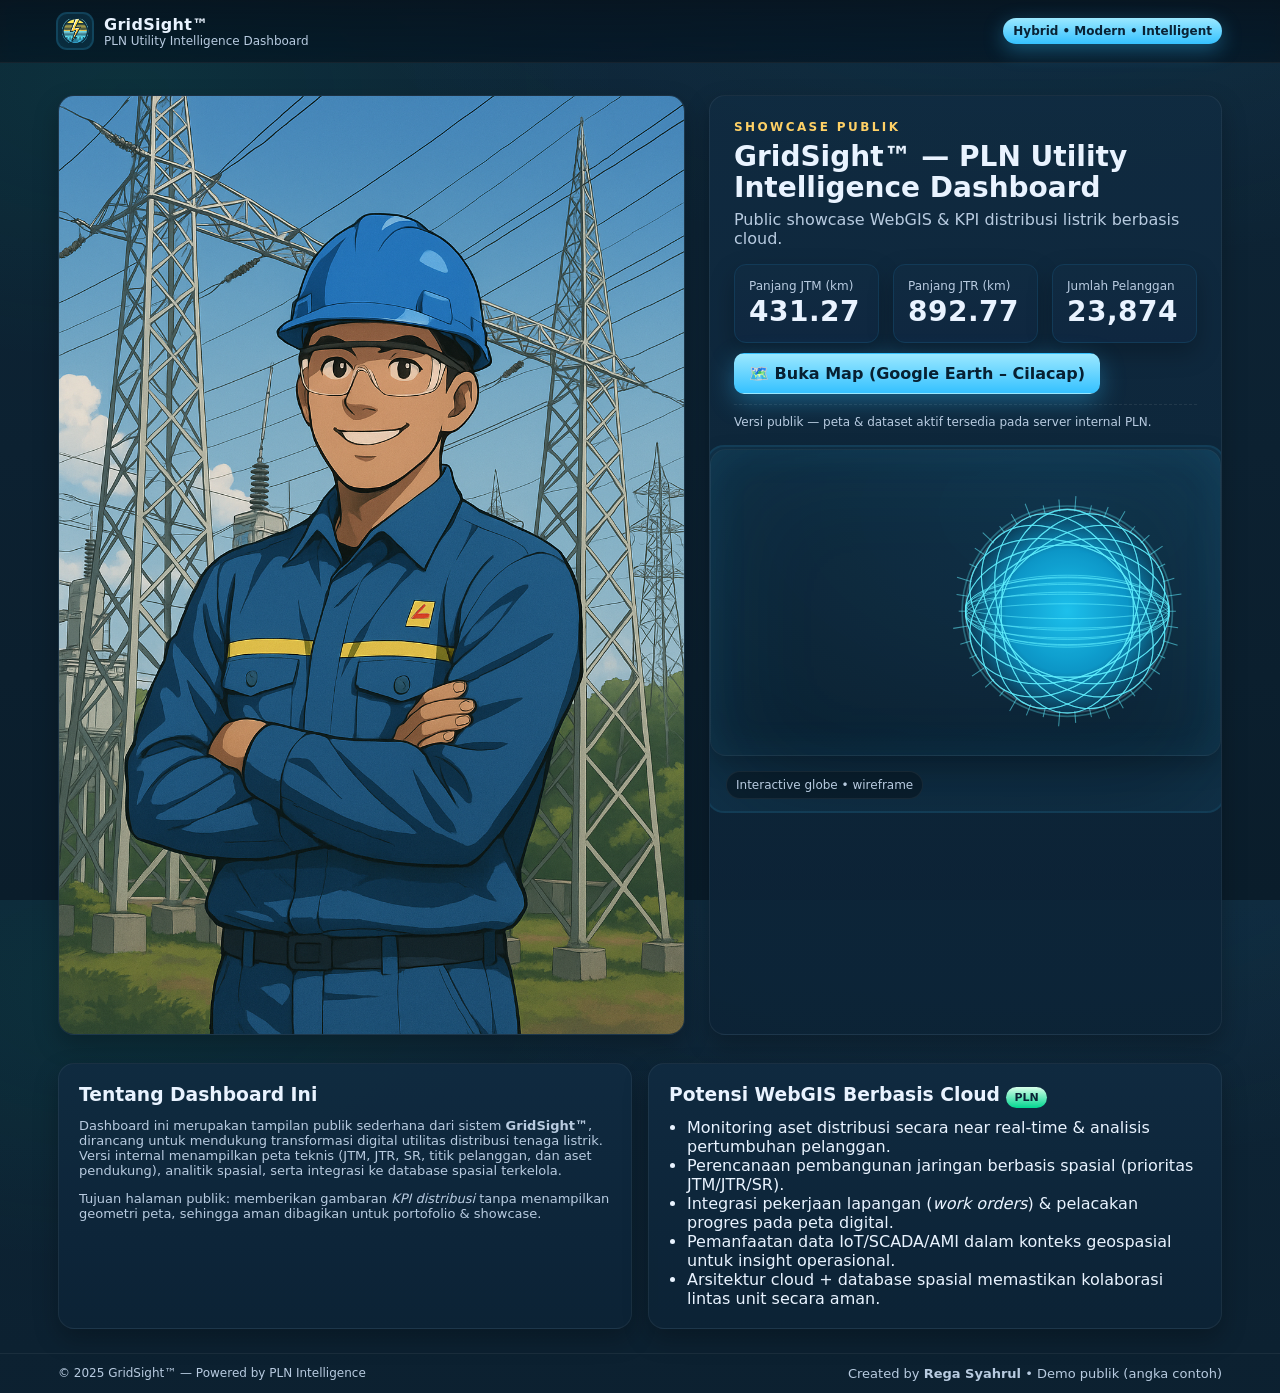
<file: public/index.html>
<!doctype html>
<html lang="id">
<head>
  <meta charset="utf-8" />
  <meta name="viewport" content="width=device-width, initial-scale=1" />
  <title>GridSight™ — PLN Utility Intelligence Dashboard</title>
  <meta name="description" content="Public showcase WebGIS & KPI distribusi listrik berbasis cloud." />
  <link rel="icon" href="logo_pln.png" />
  <style>
    :root{
      --bg:#0e2537; --bg-2:#0a1d2b; --card:#102b41; --card-2:#0f2740; --line:#123a57;
      --text:#e9f3ff; --muted:#b8cbe0; --brand:#35c1ff; --accent:#ffd166; --radius:16px;
      --shadow:0 10px 25px rgba(0,0,0,.25);
    }
    *{box-sizing:border-box}
    html,body{height:100%}
    body{
      margin:0; color:var(--text);
      font-family: ui-sans-serif, system-ui, -apple-system, Segoe UI, Roboto, "Helvetica Neue", Arial, "Noto Sans", "Liberation Sans", sans-serif;
      background:
        radial-gradient(1200px 600px at 80% -10%, rgba(53,193,255,.08), transparent 60%),
        radial-gradient(900px 500px at 10% 10%, rgba(0,214,143,.07), transparent 55%),
        linear-gradient(180deg, var(--bg) 0%, var(--bg-2) 100%);
    }
    /* NAV */
    .nav{position:sticky; top:0; z-index:50; backdrop-filter:saturate(140%) blur(8px);
      background:linear-gradient(180deg, rgba(7,18,28,.85), rgba(7,18,28,.65));
      border-bottom:1px solid rgba(255,255,255,.06);}
    .nav-in{max-width:1200px; margin:auto; padding:14px 18px; display:flex; gap:14px; align-items:center; justify-content:space-between}
    .brand{display:flex; gap:12px; align-items:center}
    .brand img{width:34px; height:34px; border-radius:9px; box-shadow:0 0 0 2px rgba(53,193,255,.25), 0 0 40px rgba(53,193,255,.15) inset}
    .brand .t1{font-weight:800; letter-spacing:.3px}
    .brand .t2{font-size:12px; color:var(--muted)}
    .menu{display:flex; gap:8px}
    .tag{font-size:12px; padding:6px 10px; border-radius:999px; color:#092235;
      background:linear-gradient(180deg,#9be8ff,#35c1ff); box-shadow:0 6px 20px rgba(53,193,255,.35); font-weight:700;}
    /* HERO */
    .hero{max-width:1200px; margin:32px auto 0; padding:0 18px 10px;
      display:grid; grid-template-columns: 1.1fr 0.9fr; gap:24px; align-items:stretch}
    .hero-card{background:linear-gradient(180deg, rgba(16,43,65,.9), rgba(12,35,54,.9));
      border:1px solid rgba(255,255,255,.06); border-radius:var(--radius); box-shadow:var(--shadow); overflow:hidden}
    .hero-img{display:block; width:100%; height:100%; object-fit:cover}
    .hero-copy{padding:24px 24px 6px}
    .eyebrow{font-size:12px; color:var(--accent); font-weight:800; letter-spacing:.2em; text-transform:uppercase}
    h1{margin:8px 0 6px; font-size:28px; line-height:1.1}
    .subtitle{color:var(--muted)}
    .kpi-row{display:grid; grid-template-columns:repeat(3,1fr); gap:14px; margin:16px 0 10px}
    .kpi{background:linear-gradient(180deg, var(--card), var(--card-2)); border:1px solid var(--line);
      border-radius:12px; padding:14px; box-shadow:var(--shadow)}
    .kpi .lbl{font-size:12px; color:var(--muted)}
    .kpi .val{font-size:28px; font-weight:800; letter-spacing:.5px; margin-top:2px}
    .note{font-size:12px; color:var(--muted); border-top:1px dashed rgba(255,255,255,.08); padding:10px 0 14px; margin-top:10px}
    .btn{display:inline-flex; align-items:center; gap:8px; padding:10px 14px; border-radius:10px; font-weight:700; text-decoration:none; cursor:pointer; border:1px solid transparent}
    .btn-map{background:linear-gradient(180deg,#9be8ff,#35c1ff); color:#072032; box-shadow:0 8px 24px rgba(53,193,255,.35);}
    .btn-map:active{transform:translateY(1px)}
    /* Globe (SVG) */
    .globe-wrap{position:relative; min-height:360px}
    #globeSVG{width:100%; height:100%; display:block; border-radius:var(--radius);
      background:radial-gradient(120% 120% at 70% 20%, rgba(53,193,255,.08), rgba(0,0,0,.2));
      border:1px solid rgba(255,255,255,.06); box-shadow: var(--shadow), inset 0 0 40px rgba(53,193,255,.08);}
    .glow{position:absolute; inset:-2px; pointer-events:none; border-radius:var(--radius);
      box-shadow: 0 0 0 2px rgba(53,193,255,.15), inset 0 0 120px rgba(53,193,255,.10);}
    .globe-label{position:absolute; left:16px; bottom:10px; font-size:12px; color:var(--muted);
      background:rgba(8,20,30,.6); padding:6px 9px; border-radius:999px; border:1px solid rgba(255,255,255,.06)}
    .spin { animation: spin 22s linear infinite; transform-origin: 50% 50%; }
    @keyframes spin { to { transform: rotate(360deg); } }
    /* Sections */
    .section{max-width:1200px; margin:18px auto 24px; padding:0 18px}
    .card{background:linear-gradient(180deg, rgba(16,43,65,.9), rgba(12,35,54,.9));
      border:1px solid rgba(255,255,255,.06); border-radius:var(--radius); box-shadow:var(--shadow); padding:20px}
    .grid-2{display:grid; grid-template-columns: 1fr 1fr; gap:16px}
    .card h3{margin:0 0 10px}
    ul.clean{margin:0; padding-left:18px}
    .badge{display:inline-block; font-size:11px; color:#092235; font-weight:800; padding:4px 8px; border-radius:999px; background:linear-gradient(180deg,#d8ffea,#00d68f)}
    .subtle{color:var(--muted); font-size:13px}
    /* FOOTER */
    footer{color:var(--muted); font-size:12px; border-top:1px solid rgba(255,255,255,.06); margin-top:18px}
    .foot-in{max-width:1200px; margin:auto; padding:12px 18px; display:flex; gap:10px; align-items:center; justify-content:space-between}
    @media (max-width: 980px){ .hero{grid-template-columns:1fr; gap:16px} .kpi-row{grid-template-columns:1fr} .grid-2{grid-template-columns:1fr} }
  </style>
</head>
<body>
  <!-- NAV -->
  <div class="nav">
    <div class="nav-in">
      <div class="brand">
        <img src="logo_pln.png" alt="PLN" />
        <div>
          <div class="t1">GridSight™</div>
          <div class="t2">PLN Utility Intelligence Dashboard</div>
        </div>
      </div>
      <div class="menu"><span class="tag">Hybrid • Modern • Intelligent</span></div>
    </div>
  </div>

  <!-- HERO + KPI + GLOBE -->
  <section class="hero">
    <div class="hero-card">
      <img class="hero-img" src="hero_corporate.jpg" alt="PLN Corporate Hero" />
    </div>

    <div class="hero-card">
      <div class="hero-copy">
        <div class="eyebrow">Showcase Publik</div>
        <h1>GridSight™ — PLN Utility Intelligence Dashboard</h1>
        <div class="subtitle">Public showcase WebGIS & KPI distribusi listrik berbasis cloud.</div>

        <div class="kpi-row">
          <div class="kpi"><div class="lbl">Panjang JTM (km)</div><div class="val">431.27</div></div>
          <div class="kpi"><div class="lbl">Panjang JTR (km)</div><div class="val">892.77</div></div>
          <div class="kpi"><div class="lbl">Jumlah Pelanggan</div><div class="val">23,874</div></div>
        </div>

        <!-- Tombol menuju Google Earth – Cilacap -->
        <a class="btn btn-map" href="https://earth.google.com/web/search/Cilacap,+Jawa+Tengah" target="_blank" rel="noopener">
          🗺️ Buka Map (Google Earth – Cilacap)
        </a>

        <div class="note">Versi publik — peta & dataset aktif tersedia pada server internal PLN.</div>
      </div>

      <!-- GLOBE SVG BARU -->
      <div class="globe-wrap" aria-hidden="true">
        <svg id="globeSVG" viewBox="0 0 600 360" role="img" aria-label="Animated wireframe globe"></svg>
        <div class="glow"></div>
        <div class="globe-label">Interactive globe • wireframe</div>
      </div>
    </div>
  </section>

  <!-- ABOUT + POTENTIAL -->
  <section class="section">
    <div class="grid-2">
      <div class="card">
        <h3>Tentang Dashboard Ini</h3>
        <p class="subtle">
          Dashboard ini merupakan tampilan publik sederhana dari sistem <b>GridSight™</b>, dirancang untuk mendukung transformasi digital
          utilitas distribusi tenaga listrik. Versi internal menampilkan peta teknis (JTM, JTR, SR, titik pelanggan, dan aset pendukung),
          analitik spasial, serta integrasi ke database spasial terkelola.
        </p>
        <p class="subtle">
          Tujuan halaman publik: memberikan gambaran <i>KPI distribusi</i> tanpa menampilkan geometri peta, sehingga aman dibagikan untuk portofolio & showcase.
        </p>
      </div>
      <div class="card">
        <h3>Potensi WebGIS Berbasis Cloud <span class="badge">PLN</span></h3>
        <ul class="clean">
          <li>Monitoring aset distribusi secara near real-time & analisis pertumbuhan pelanggan.</li>
          <li>Perencanaan pembangunan jaringan berbasis spasial (prioritas JTM/JTR/SR).</li>
          <li>Integrasi pekerjaan lapangan (<i>work orders</i>) & pelacakan progres pada peta digital.</li>
          <li>Pemanfaatan data IoT/SCADA/AMI dalam konteks geospasial untuk insight operasional.</li>
          <li>Arsitektur cloud + database spasial memastikan kolaborasi lintas unit secara aman.</li>
        </ul>
      </div>
    </div>
  </section>

  <footer>
    <div class="foot-in">
      <span>© 2025 GridSight™ — Powered by PLN Intelligence</span>
      <span class="subtle">Created by <b>Rega Syahrul</b> • Demo publik (angka contoh)</span>
    </div>
  </footer>

  <!-- SVG Globe Builder -->
  <script>
    (function buildSVGGlobe(){
      const svg = document.getElementById('globeSVG');
      const W = 600, H = 360, cx = 420, cy = 190, R = 120;
      svg.setAttribute('viewBox', `0 0 ${W} ${H}`);

      // Gradients
      const defs = document.createElementNS('http://www.w3.org/2000/svg','defs');
      const grad = document.createElementNS(defs.namespaceURI,'radialGradient');
      grad.id = 'ocean';
      grad.innerHTML = `
        <stop offset="0%"  stop-color="#1fd1ff"/>
        <stop offset="60%" stop-color="#0ca2d6"/>
        <stop offset="100%" stop-color="#0b3954"/>
      `;
      defs.appendChild(grad);
      svg.appendChild(defs);

      // Sphere base
      const base = document.createElementNS(svg.namespaceURI,'circle');
      base.setAttribute('cx', cx); base.setAttribute('cy', cy); base.setAttribute('r', R);
      base.setAttribute('fill','url(#ocean)'); base.setAttribute('opacity','.9');
      base.setAttribute('stroke','rgba(255,255,255,.18)'); base.setAttribute('stroke-width','2');
      svg.appendChild(base);

      // Spinning wireframe group
      const spin = document.createElementNS(svg.namespaceURI,'g'); spin.setAttribute('class','spin'); svg.appendChild(spin);

      // Parallels (garis lintang)
      const latCount = 9;
      for(let i=1;i<latCount;i++){
        const phi = -Math.PI/2 + (i*(Math.PI/latCount));
        const ry = R * Math.cos(phi);
        const ell = document.createElementNS(svg.namespaceURI,'ellipse');
        ell.setAttribute('cx', cx); ell.setAttribute('cy', cy + R*Math.sin(phi)*0.05); // sedikit offset biar 3D
        ell.setAttribute('rx', R); ell.setAttribute('ry', Math.max(2, ry*0.35));
        ell.setAttribute('fill','none');
        ell.setAttribute('stroke','#62f1ff'); ell.setAttribute('stroke-opacity','.65'); ell.setAttribute('stroke-width','1');
        spin.appendChild(ell);
      }

      // Meridians (garis bujur) – ellipses diputar
      const merCount = 16;
      for(let k=0;k<merCount;k++){
        const rot = (360/merCount)*k;
        const mer = document.createElementNS(svg.namespaceURI,'ellipse');
        mer.setAttribute('cx', cx); mer.setAttribute('cy', cy);
        mer.setAttribute('rx', R);  mer.setAttribute('ry', R*0.65);
        mer.setAttribute('fill','none');
        mer.setAttribute('stroke','#62f1ff'); mer.setAttribute('stroke-opacity','.7'); mer.setAttribute('stroke-width','1.2');
        mer.setAttribute('transform', `rotate(${rot} ${cx} ${cy})`);
        spin.appendChild(mer);
      }

      // Outer glow ring
      const ring = document.createElementNS(svg.namespaceURI,'circle');
      ring.setAttribute('cx', cx); ring.setAttribute('cy', cy); ring.setAttribute('r', R+4);
      ring.setAttribute('fill','none'); ring.setAttribute('stroke','rgba(98,241,255,.3)'); ring.setAttribute('stroke-width','2');
      svg.appendChild(ring);

      // Electric ticks
      for(let s=0;s<42;s++){
        const a = (s/42)*Math.PI*2;
        const x1 = cx + (R-2)*Math.cos(a), y1 = cy + (R-2)*Math.sin(a);
        const len = 8 + (s%3)*4;
        const x2 = cx + (R+len)*Math.cos(a), y2 = cy + (R+len)*Math.sin(a);
        const t = document.createElementNS(svg.namespaceURI,'line');
        t.setAttribute('x1',x1); t.setAttribute('y1',y1); t.setAttribute('x2',x2); t.setAttribute('y2',y2);
        t.setAttribute('stroke','#62f1ff'); t.setAttribute('stroke-opacity','.55'); t.setAttribute('stroke-width','1.2');
        svg.appendChild(t);
      }
    })();
  </script>
</body>
</html>
</file>
